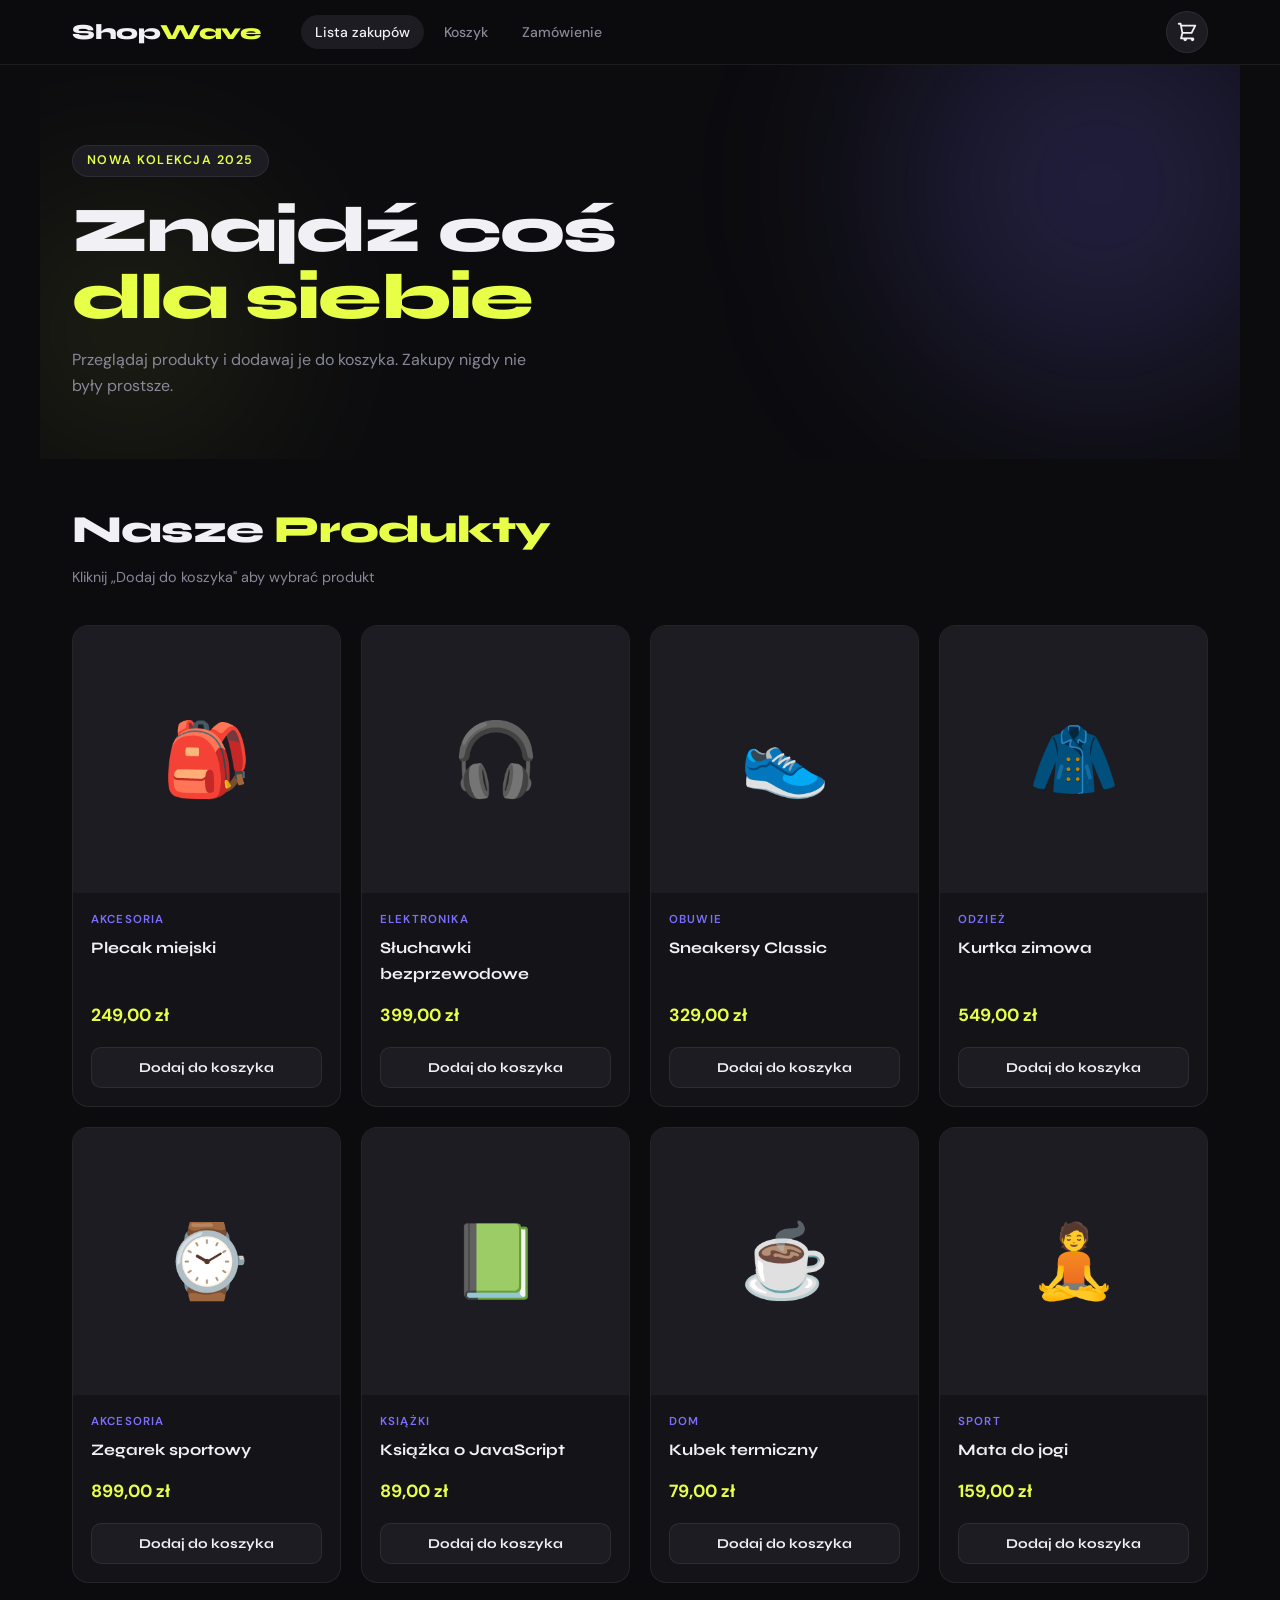
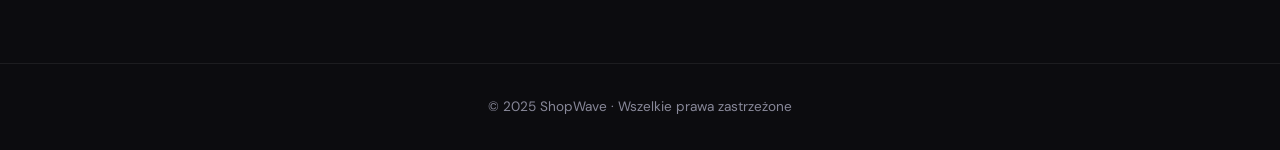
<file: index.html>
<!DOCTYPE html>
<html lang="pl">
<head>
  <meta charset="UTF-8" />
  <meta name="viewport" content="width=device-width, initial-scale=1.0" />

  <title>ShopShark — Lista zakupów</title>

  <link rel="stylesheet" href="style.css" />
</head>
<body>

  <header class="header">
    <div class="header__inner">
      <a href="index.html" class="logo">Shop<span>Wave</span></a>
      <nav class="nav">
        <a href="index.html" class="nav__link active">Lista zakupów</a>
        <a href="koszyk.html" class="nav__link">Koszyk</a>
        <a href="zamowienie.html" class="nav__link">Zamówienie</a>
      </nav>
      <a href="koszyk.html" class="cart-btn" aria-label="Koszyk">
        <svg xmlns="http://www.w3.org/2000/svg" width="22" height="22" fill="none" viewBox="0 0 24 24" stroke="currentColor" stroke-width="2">
          <path stroke-linecap="round" stroke-linejoin="round" d="M3 3h2l.4 2M7 13h10l4-8H5.4M7 13l-1.5 6h13M7 13L5.4 5M10 21a1 1 0 100-2 1 1 0 000 2zm8 0a1 1 0 100-2 1 1 0 000 2z"/>
        </svg>
        <span class="cart-count" id="cartCount">0</span>
      </a>
    </div>
  </header>

  <section class="hero">
    <div class="hero__blob hero__blob--1"></div>
    <div class="hero__blob hero__blob--2"></div>
    <div class="hero__content">
      <p class="hero__tag">Nowa kolekcja 2025</p>
      <h1 class="hero__title">Znajdź coś<br/><em>dla siebie</em></h1>
      <p class="hero__sub">Przeglądaj produkty i dodawaj je do koszyka. Zakupy nigdy nie były prostsze.</p>
    </div>
  </section>

  <section class="products" id="products">
    <div class="products__header">
      <h2 class="section-title">Nasze <span>Produkty</span></h2>
      <p class="section-sub">Kliknij „Dodaj do koszyka" aby wybrać produkt</p>
    </div>
    <div class="products__grid" id="productsGrid"></div>
  </section>

  <footer class="footer">
    <p>© 2025 ShopWave · Wszelkie prawa zastrzeżone</p>
  </footer>

  <script src="app.js"></script>
</body>
</html>
</file>
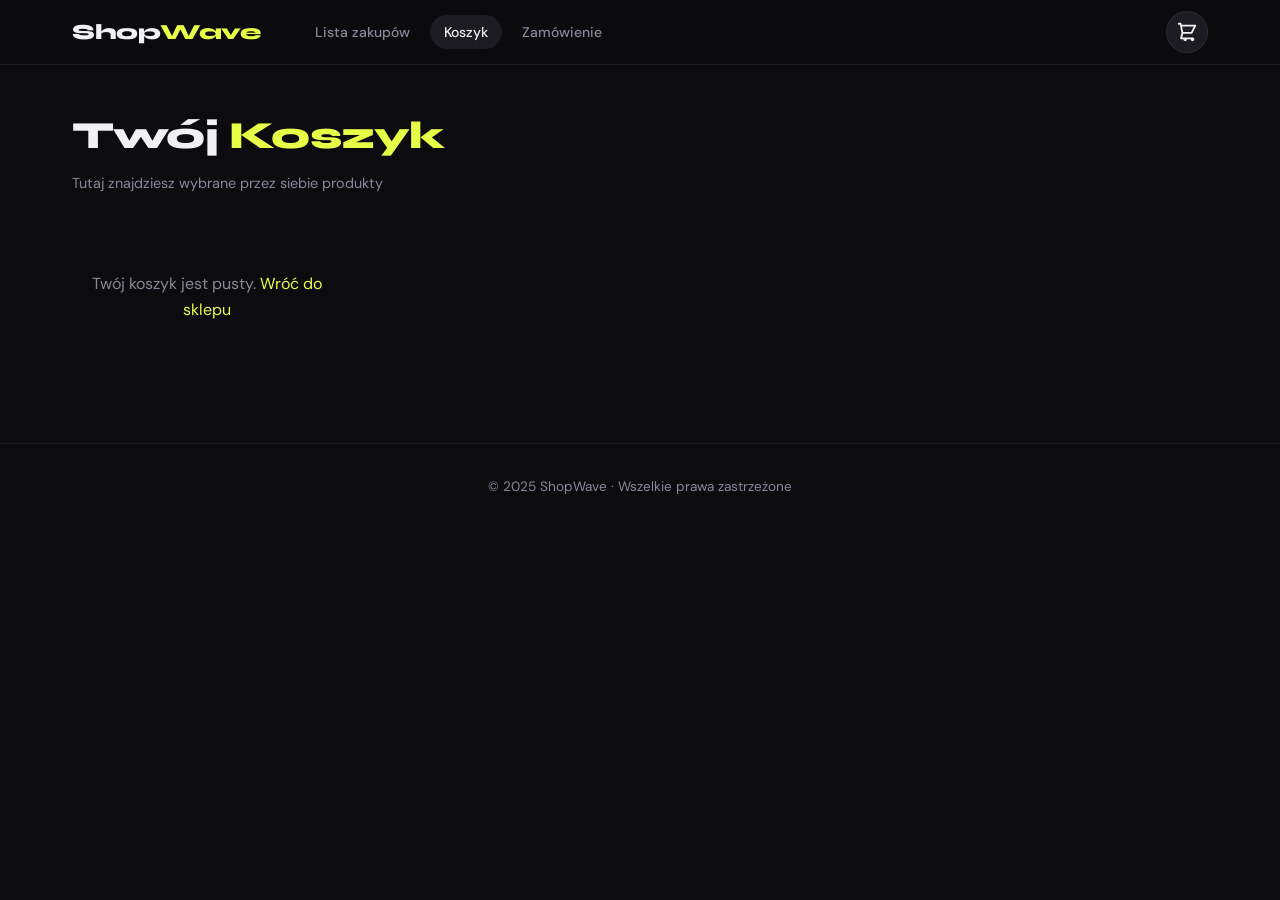
<file: koszyk.html>
<!DOCTYPE html>
<html lang="pl">
<head>
  <meta charset="UTF-8" />
  <meta name="viewport" content="width=device-width, initial-scale=1.0" />
  <title>ShopWave — Koszyk</title>
  <link rel="stylesheet" href="style.css" />
</head>
<body>
  <header class="header">
    <div class="header__inner">
      <a href="index.html" class="logo">Shop<span>Wave</span></a>
      <nav class="nav">
        <a href="index.html" class="nav__link">Lista zakupów</a>
        <a href="koszyk.html" class="nav__link active">Koszyk</a>
        <a href="zamowienie.html" class="nav__link">Zamówienie</a>
      </nav>
      <a href="koszyk.html" class="cart-btn" aria-label="Koszyk">
        <svg xmlns="http://www.w3.org/2000/svg" width="22" height="22" fill="none" viewBox="0 0 24 24" stroke="currentColor" stroke-width="2">
          <path stroke-linecap="round" stroke-linejoin="round" d="M3 3h2l.4 2M7 13h10l4-8H5.4M7 13l-1.5 6h13M7 13L5.4 5M10 21a1 1 0 100-2 1 1 0 000 2zm8 0a1 1 0 100-2 1 1 0 000 2z"/>
        </svg>
        <span class="cart-count" id="cartCount">0</span>
      </a>
    </div>
  </header>

  <section class="products" id="koszyk">
    <div class="products__header">
      <h2 class="section-title">Twój <span>Koszyk</span></h2>
      <p class="section-sub">Tutaj znajdziesz wybrane przez siebie produkty</p>
    </div>
    <div class="products__grid" id="koszykGrid"></div>
    <div class="cart-summary" id="cartSummary">
      <p class="cart-total">Łączna kwota: <strong id="totalPrice">0 zł</strong></p>
      <a href="zamowienie.html" class="btn">Przejdź do zamówienia</a>
    </div>
  </section>

  <footer class="footer">
    <p>© 2025 ShopWave · Wszelkie prawa zastrzeżone</p>
  </footer>
  <script src="koszyk.js"></script>
</body>
</html>
</file>
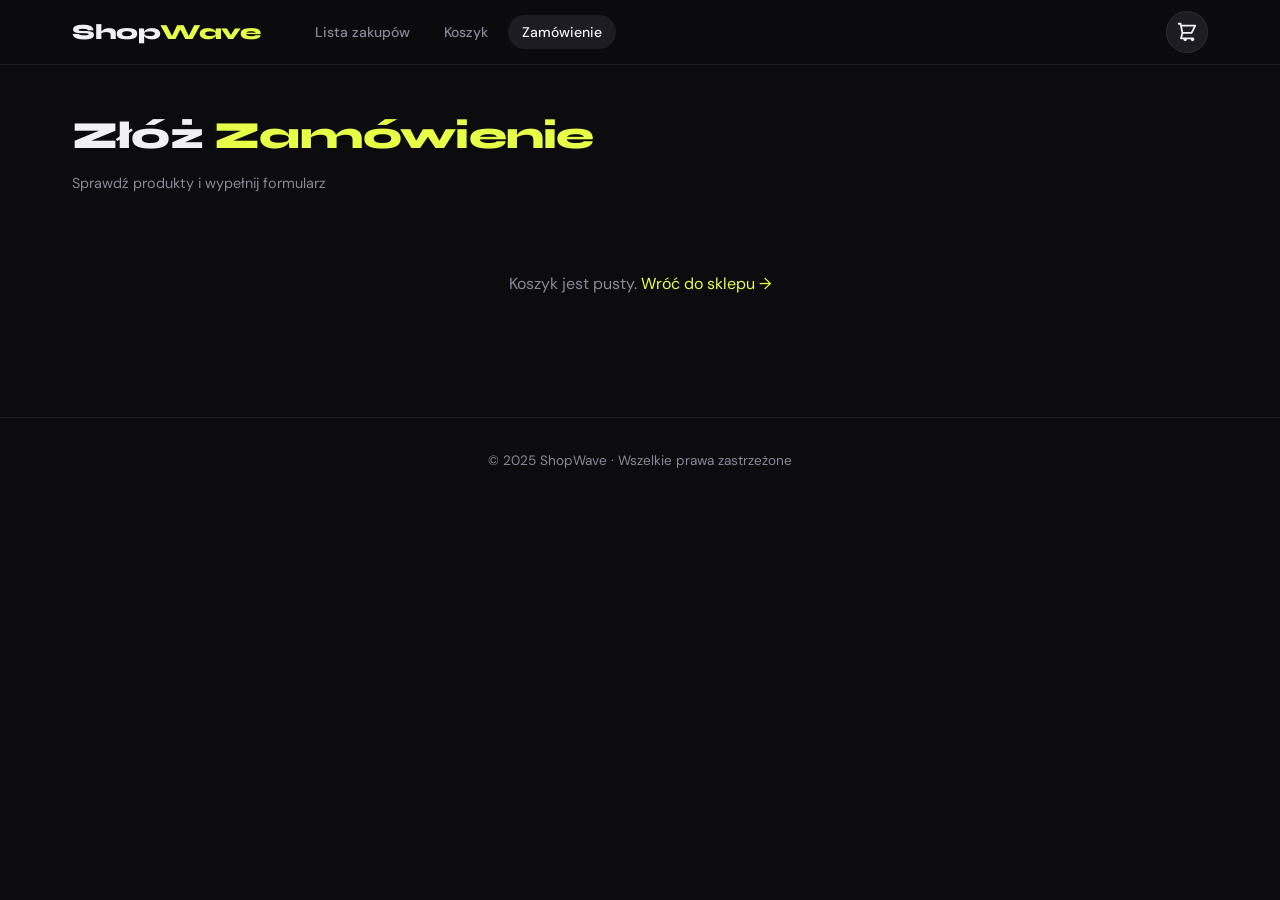
<file: zamowienie.html>
<!DOCTYPE html>
<html lang="pl">
<head>
  <meta charset="UTF-8" />
  <meta name="viewport" content="width=device-width, initial-scale=1.0" />
  <title>ShopWave — Zamówienie</title>
  <link rel="stylesheet" href="style.css" />
</head>
<body>
  <header class="header">
    <div class="header__inner">
      <a href="index.html" class="logo">Shop<span>Wave</span></a>
      <nav class="nav">
        <a href="index.html" class="nav__link">Lista zakupów</a>
        <a href="koszyk.html" class="nav__link">Koszyk</a>
        <a href="zamowienie.html" class="nav__link active">Zamówienie</a>
      </nav>
      <a href="koszyk.html" class="cart-btn" aria-label="Koszyk">
        <svg xmlns="http://www.w3.org/2000/svg" width="22" height="22" fill="none" viewBox="0 0 24 24" stroke="currentColor" stroke-width="2">
          <path stroke-linecap="round" stroke-linejoin="round" d="M3 3h2l.4 2M7 13h10l4-8H5.4M7 13l-1.5 6h13M7 13L5.4 5M10 21a1 1 0 100-2 1 1 0 000 2zm8 0a1 1 0 100-2 1 1 0 000 2z"/>
        </svg>
        <span class="cart-count" id="cartCount">0</span>
      </a>
    </div>
  </header>

  <section class="products" id="zamowienie">
    <div class="products__header">
      <h2 class="section-title">Złóż <span>Zamówienie</span></h2>
      <p class="section-sub">Sprawdź produkty i wypełnij formularz</p>
    </div>

    <!-- Podsumowanie produktów -->
    <div class="order-summary">
      <div id="orderItems"></div>
      <div id="orderTotal" style="display:none;">
        <p class="cart-total">Łączna kwota: <strong id="totalPrice">0 zł</strong></p>
      </div>
    </div>

    <!-- Formularz -->
    <div id="orderFormSection" class="order-form" style="display:none;">
      <input type="text" id="name" placeholder="Imię i nazwisko" class="form-input" />
      <input type="email" id="email" placeholder="Adres e-mail" class="form-input" />
      <input type="text" id="address" placeholder="Adres dostawy" class="form-input" />
      <input type="tel" id="phone" placeholder="Numer telefonu" class="form-input" />
      <button class="btn" id="confirmBtn">Zamów teraz</button>
    </div>

    <!-- Ekran sukcesu -->
    <div id="orderSuccess" class="order-confirmation" style="display:none;">
      <h3>✅ Dziękujemy za zamówienie!</h3>
      <p>Potwierdzenie zostanie wysłane na podany adres e-mail.</p>
      <a href="index.html" class="btn">Wróć do sklepu</a>
    </div>

  </section>

  <footer class="footer">
    <p>© 2025 ShopWave · Wszelkie prawa zastrzeżone</p>
  </footer>
  <script src="zamowienie.js"></script>
</body>
</html>
</file>
<file: style.css>
/* ================================================
   ShopWave — style.css
   ================================================ */

@import url('https://fonts.googleapis.com/css2?family=Syne:wght@400;600;700;800&family=DM+Sans:ital,wght@0,300;0,400;0,500;1,400&display=swap');

/* ---- VARIABLES ---- */
:root {
  --bg: #0c0c0f;
  --surface: #141418;
  --surface2: #1c1c22;
  --border: rgba(255,255,255,.07);
  --accent: #e8ff48;
  --accent2: #7c6fff;
  --text: #f0f0f5;
  --muted: #888899;
  --radius: 16px;
  --transition: .25s cubic-bezier(.4,0,.2,1);
  --font-display: 'Syne', sans-serif;
  --font-body: 'DM Sans', sans-serif;
}

/* ---- RESET ---- */
*, *::before, *::after { box-sizing: border-box; margin: 0; padding: 0; }
html { scroll-behavior: smooth; }
body {
  background: var(--bg);
  color: var(--text);
  font-family: var(--font-body);
  font-size: 16px;
  line-height: 1.6;
  overflow-x: hidden;
}
a { text-decoration: none; color: inherit; }

/* ---- BUTTONS ---- */
.btn {
  display: inline-flex;
  align-items: center;
  justify-content: center;
  gap: 8px;
  padding: 13px 28px;
  border-radius: 50px;
  font-family: var(--font-display);
  font-size: .9rem;
  font-weight: 700;
  letter-spacing: .03em;
  border: none;
  cursor: pointer;
  transition: all var(--transition);
}
.btn--primary {
  background: var(--accent);
  color: #0c0c0f;
}
.btn--primary:hover {
  transform: translateY(-2px);
  box-shadow: 0 8px 32px rgba(232,255,72,.35);
}
.btn--ghost {
  background: transparent;
  border: 1.5px solid var(--border);
  color: var(--muted);
}
.btn--ghost:hover { border-color: var(--accent); color: var(--accent); }

/* ---- HEADER ---- */
.header {
  position: sticky;
  top: 0;
  z-index: 100;
  background: rgba(12,12,15,.85);
  backdrop-filter: blur(20px);
  border-bottom: 1px solid var(--border);
}
.header__inner {
  max-width: 1200px;
  margin: 0 auto;
  padding: 0 32px;
  height: 64px;
  display: flex;
  align-items: center;
  gap: 40px;
}
.logo {
  font-family: var(--font-display);
  font-weight: 800;
  font-size: 1.35rem;
  letter-spacing: -.02em;
  color: var(--text);
}
.logo span { color: var(--accent); }
.nav { display: flex; gap: 6px; margin-right: auto; }
.nav__link {
  padding: 6px 14px;
  border-radius: 50px;
  font-size: .875rem;
  font-weight: 500;
  color: var(--muted);
  transition: all var(--transition);
}
.nav__link:hover, .nav__link.active { color: var(--text); background: var(--surface2); }

.cart-btn {
  position: relative;
  background: var(--surface2);
  border: 1px solid var(--border);
  color: var(--text);
  padding: 9px;
  border-radius: 50%;
  cursor: pointer;
  display: grid;
  place-items: center;
  transition: all var(--transition);
}
.cart-btn:hover { border-color: var(--accent); color: var(--accent); }
.cart-count {
  position: absolute;
  top: -4px; right: -4px;
  background: var(--accent);
  color: #0c0c0f;
  font-family: var(--font-display);
  font-weight: 800;
  font-size: .65rem;
  width: 18px; height: 18px;
  border-radius: 50%;
  display: grid;
  place-items: center;
  opacity: 0;
  transform: scale(0);
  transition: all var(--transition);
}
.cart-count.visible { opacity: 1; transform: scale(1); }

/* ---- HERO ---- */
.hero {
  position: relative;
  overflow: hidden;
  max-width: 1200px;
  margin: 0 auto;
  padding: 80px 32px 60px;
}
.hero__blob {
  position: absolute;
  border-radius: 50%;
  filter: blur(100px);
  pointer-events: none;
  z-index: 0;
}
.hero__blob--1 { width: 400px; height: 400px; background: rgba(124,111,255,.2); top: -80px; right: -60px; }
.hero__blob--2 { width: 260px; height: 260px; background: rgba(232,255,72,.1); bottom: 0; left: -40px; }
.hero__content { position: relative; z-index: 1; }
.hero__tag {
  display: inline-block;
  background: var(--surface2);
  border: 1px solid var(--border);
  color: var(--accent);
  font-size: .78rem;
  font-weight: 600;
  letter-spacing: .12em;
  text-transform: uppercase;
  padding: 5px 14px;
  border-radius: 50px;
  margin-bottom: 20px;
}
.hero__title {
  font-family: var(--font-display);
  font-size: clamp(2.4rem, 5vw, 4rem);
  font-weight: 800;
  line-height: 1.05;
  letter-spacing: -.03em;
  margin-bottom: 16px;
}
.hero__title em { font-style: normal; color: var(--accent); }
.hero__sub { color: var(--muted); font-size: 1rem; max-width: 480px; }

/* ---- SECTION TITLES ---- */
.section-title {
  font-family: var(--font-display);
  font-size: clamp(1.6rem, 3vw, 2.4rem);
  font-weight: 800;
  letter-spacing: -.02em;
}
.section-title span { color: var(--accent); }
.section-sub { color: var(--muted); margin-top: 6px; font-size: .9rem; }

/* ---- PRODUCTS ---- */
.products {
  max-width: 1200px;
  margin: 0 auto;
  padding: 40px 32px 80px;
}
.products__header { margin-bottom: 36px; }
.products__grid {
  display: grid;
  grid-template-columns: repeat(auto-fill, minmax(240px, 1fr));
  gap: 20px;
}

/* ---- PRODUCT CARD ---- */
.product-card {
  background: var(--surface);
  border: 1px solid var(--border);
  border-radius: var(--radius);
  overflow: hidden;
  display: flex;
  flex-direction: column;
  transition: all .3s ease;
  animation: fadeUp .5s ease both;
}
.product-card:hover {
  transform: translateY(-5px);
  border-color: rgba(232,255,72,.2);
  box-shadow: 0 20px 50px rgba(0,0,0,.4);
}
.product-card__img {
  width: 100%;
  aspect-ratio: 1;
  font-size: 4.5rem;
  display: grid;
  place-items: center;
  background: var(--surface2);
  user-select: none;
}
.product-card__body { padding: 18px; display: flex; flex-direction: column; gap: 6px; flex: 1; }
.product-card__category {
  font-size: .72rem;
  font-weight: 600;
  letter-spacing: .1em;
  text-transform: uppercase;
  color: var(--accent2);
}
.product-card__name {
  font-family: var(--font-display);
  font-size: 1rem;
  font-weight: 700;
}
.product-card__price {
  font-size: 1.1rem;
  font-weight: 700;
  color: var(--accent);
  margin-top: auto;
  padding-top: 8px;
}
.product-card__add {
  margin-top: 12px;
  width: 100%;
  padding: 11px;
  border-radius: 10px;
  background: var(--surface2);
  border: 1px solid var(--border);
  color: var(--text);
  font-family: var(--font-display);
  font-size: .85rem;
  font-weight: 700;
  cursor: pointer;
  transition: all var(--transition);
}
.product-card__add:hover {
  background: var(--accent);
  color: #0c0c0f;
  border-color: var(--accent);
}
.product-card__add.added {
  background: var(--accent);
  color: #0c0c0f;
  border-color: var(--accent);
}

/* ---- KOSZYK (dla Studenta B) ---- */
.cart-page {
  max-width: 800px;
  margin: 0 auto;
  padding: 60px 32px 80px;
  display: flex;
  flex-direction: column;
  gap: 40px;
}
.cart-list { display: flex; flex-direction: column; gap: 14px; }
.cart-item {
  display: flex;
  align-items: center;
  gap: 16px;
  background: var(--surface);
  border: 1px solid var(--border);
  border-radius: var(--radius);
  padding: 16px 20px;
  transition: border-color var(--transition);
}
.cart-item:hover { border-color: rgba(232,255,72,.15); }
.cart-item__emoji { font-size: 2.2rem; flex-shrink: 0; }
.cart-item__info { flex: 1; }
.cart-item__name { font-family: var(--font-display); font-weight: 700; font-size: .95rem; }
.cart-item__category { font-size: .78rem; color: var(--accent2); font-weight: 600; letter-spacing: .08em; text-transform: uppercase; }
.cart-item__price { font-size: 1rem; color: var(--accent); font-weight: 700; margin-top: 2px; }
.cart-item__qty {
  display: flex;
  align-items: center;
  gap: 10px;
  font-family: var(--font-display);
  font-weight: 700;
}
.cart-item__qty button {
  width: 30px; height: 30px;
  border-radius: 50%;
  background: var(--surface2);
  border: 1px solid var(--border);
  color: var(--text);
  cursor: pointer;
  display: grid;
  place-items: center;
  font-size: 1.1rem;
  transition: all var(--transition);
}
.cart-item__qty button:hover { border-color: var(--accent); color: var(--accent); }
.cart-item__remove {
  background: none;
  border: 1px solid var(--border);
  color: var(--muted);
  width: 30px; height: 30px;
  border-radius: 50%;
  cursor: pointer;
  display: grid;
  place-items: center;
  font-size: .9rem;
  transition: all var(--transition);
  flex-shrink: 0;
}
.cart-item__remove:hover { border-color: #ff5555; color: #ff5555; }

.cart-summary {
  background: var(--surface);
  border: 1px solid var(--border);
  border-radius: var(--radius);
  padding: 28px;
  display: flex;
  flex-direction: column;
  gap: 16px;
}
.cart-summary__row {
  display: flex;
  justify-content: space-between;
  align-items: center;
  color: var(--muted);
  font-size: .95rem;
}
.cart-summary__row.total {
  color: var(--text);
  font-family: var(--font-display);
  font-weight: 700;
  font-size: 1.1rem;
  border-top: 1px solid var(--border);
  padding-top: 16px;
}
.cart-summary__row.total strong { color: var(--accent); font-size: 1.3rem; }

/* ---- ZAMÓWIENIE ---- */
.order-page {
  max-width: 900px;
  margin: 0 auto;
  padding: 60px 32px 80px;
  display: grid;
  grid-template-columns: 1fr 1fr;
  gap: 40px;
  align-items: start;
}
.order-summary { display: flex; flex-direction: column; gap: 16px; }
.order-items { display: flex; flex-direction: column; gap: 12px; }
.order-item {
  display: flex;
  align-items: center;
  gap: 14px;
  background: var(--surface);
  border: 1px solid var(--border);
  border-radius: 12px;
  padding: 14px 18px;
}
.order-item__emoji { font-size: 1.8rem; }
.order-item__info { flex: 1; }
.order-item__name { font-weight: 600; font-size: .9rem; }
.order-item__qty { font-size: .8rem; color: var(--muted); }
.order-item__price { font-weight: 700; color: var(--accent); font-size: .95rem; }

.order-total {
  display: flex;
  justify-content: space-between;
  align-items: center;
  background: var(--surface2);
  border: 1px solid var(--border);
  border-radius: 12px;
  padding: 16px 20px;
  font-size: .95rem;
  color: var(--muted);
  margin-top: 8px;
}
.order-total strong { color: var(--accent); font-size: 1.2rem; font-family: var(--font-display); }

.order-form-section { display: flex; flex-direction: column; gap: 24px; }
.order-form { display: flex; flex-direction: column; gap: 16px; }
.form-group { display: flex; flex-direction: column; gap: 6px; }
.form-group label {
  font-size: .8rem;
  font-weight: 600;
  letter-spacing: .06em;
  text-transform: uppercase;
  color: var(--muted);
}
.form-group input {
  background: var(--surface);
  border: 1px solid var(--border);
  border-radius: 10px;
  padding: 12px 16px;
  color: var(--text);
  font-family: var(--font-body);
  font-size: .95rem;
  outline: none;
  transition: border-color var(--transition);
}
.form-group input:focus { border-color: var(--accent); }
.form-group input::placeholder { color: var(--muted); }

/* ---- SUKCES ---- */
.order-success {
  grid-column: 1 / -1;
  text-align: center;
  padding: 60px 20px;
  display: flex;
  flex-direction: column;
  align-items: center;
  gap: 16px;
  animation: fadeUp .5s ease;
}
.success-icon {
  width: 80px; height: 80px;
  background: var(--accent);
  color: #0c0c0f;
  border-radius: 50%;
  display: grid;
  place-items: center;
  font-size: 2rem;
  font-weight: 900;
}
.order-success h2 {
  font-family: var(--font-display);
  font-size: 2rem;
  font-weight: 800;
}
.order-success p { color: var(--muted); }

/* ---- EMPTY STATE ---- */
.cart-empty {
  color: var(--muted);
  padding: 40px 0;
  text-align: center;
}
.cart-empty a { color: var(--accent); }

/* ---- FOOTER ---- */
.footer {
  text-align: center;
  padding: 32px;
  color: var(--muted);
  font-size: .85rem;
  border-top: 1px solid var(--border);
}

/* ---- ANIMATIONS ---- */
@keyframes fadeUp {
  from { opacity: 0; transform: translateY(20px); }
  to   { opacity: 1; transform: translateY(0); }
}

/* ---- RESPONSIVE ---- */
@media (max-width: 768px) {
  .header__inner { padding: 0 20px; gap: 16px; }
  .nav { display: none; }
  .hero { padding: 50px 20px 40px; }
  .products { padding: 30px 20px 60px; }
  .order-page { grid-template-columns: 1fr; padding: 40px 20px 60px; }
  .cart-page { padding: 40px 20px 60px; }
}

/* To jest poprawny komentarz w CSS */
</file>
